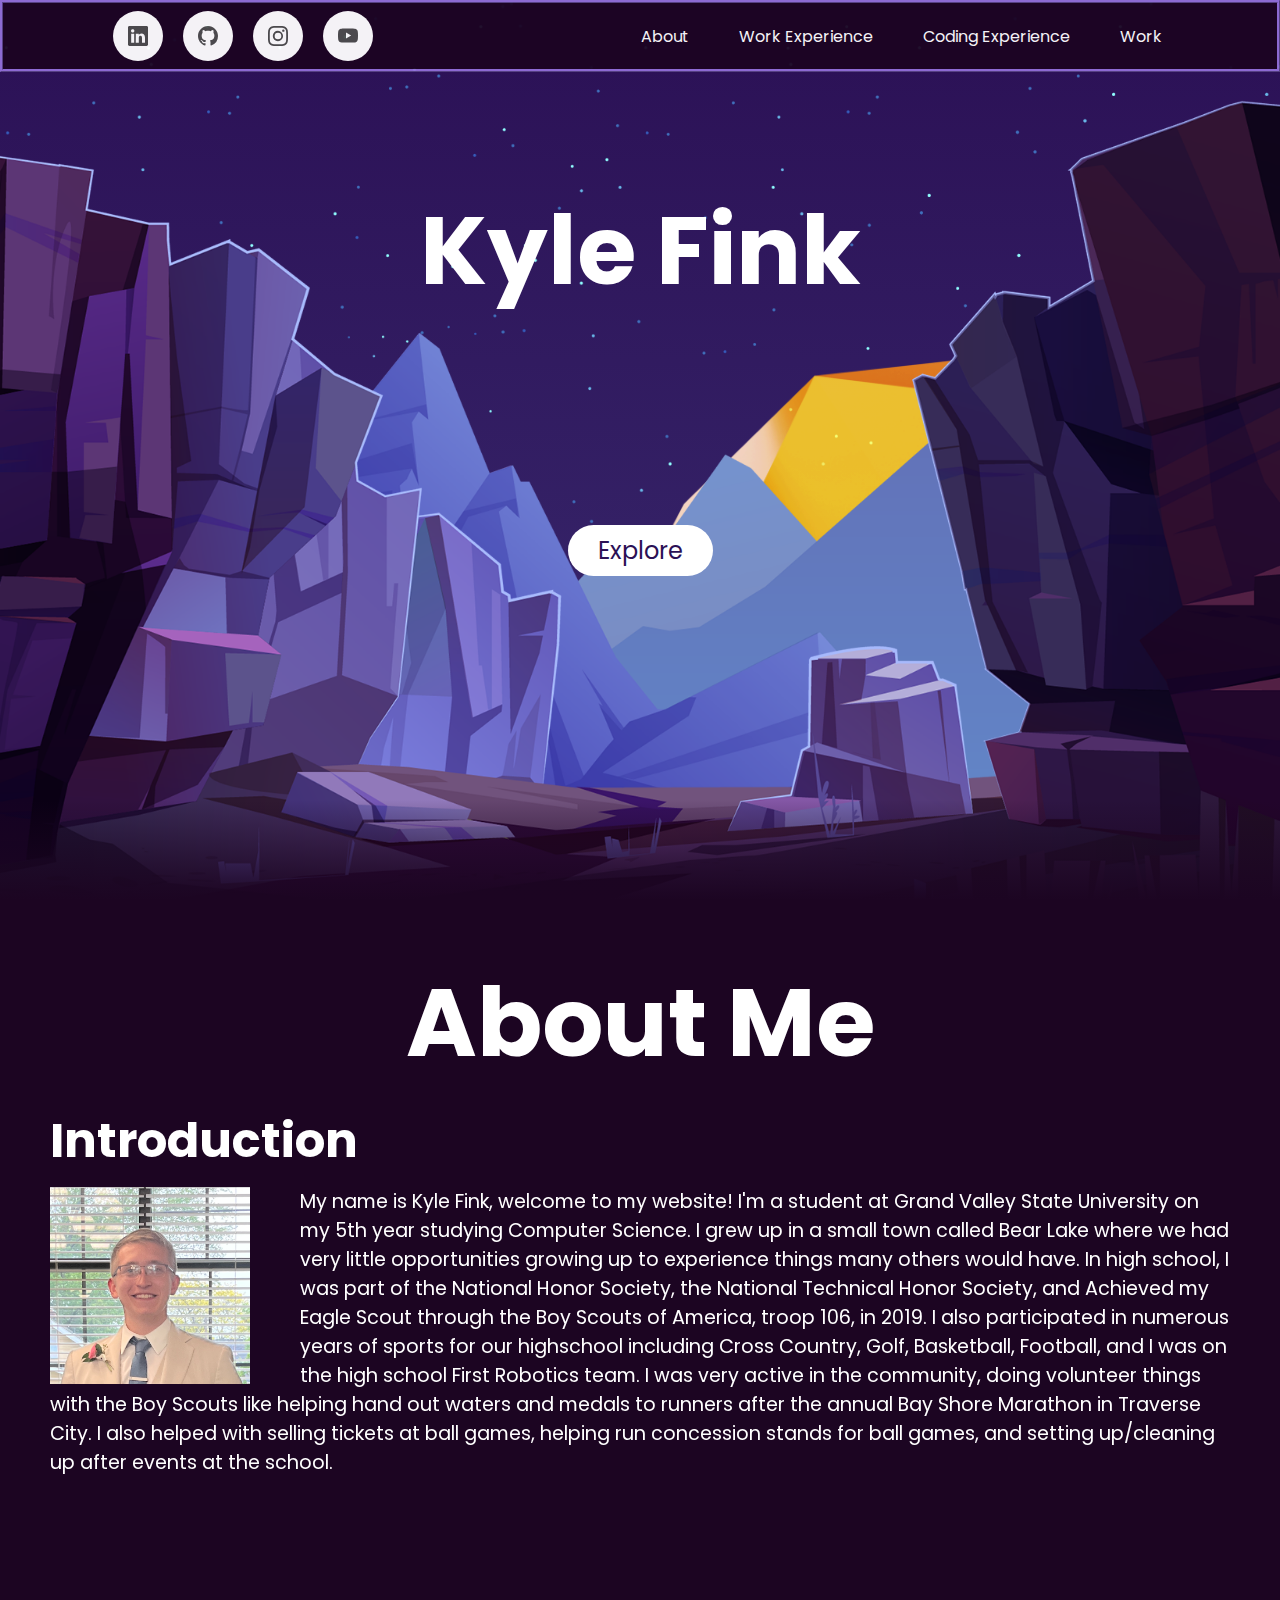
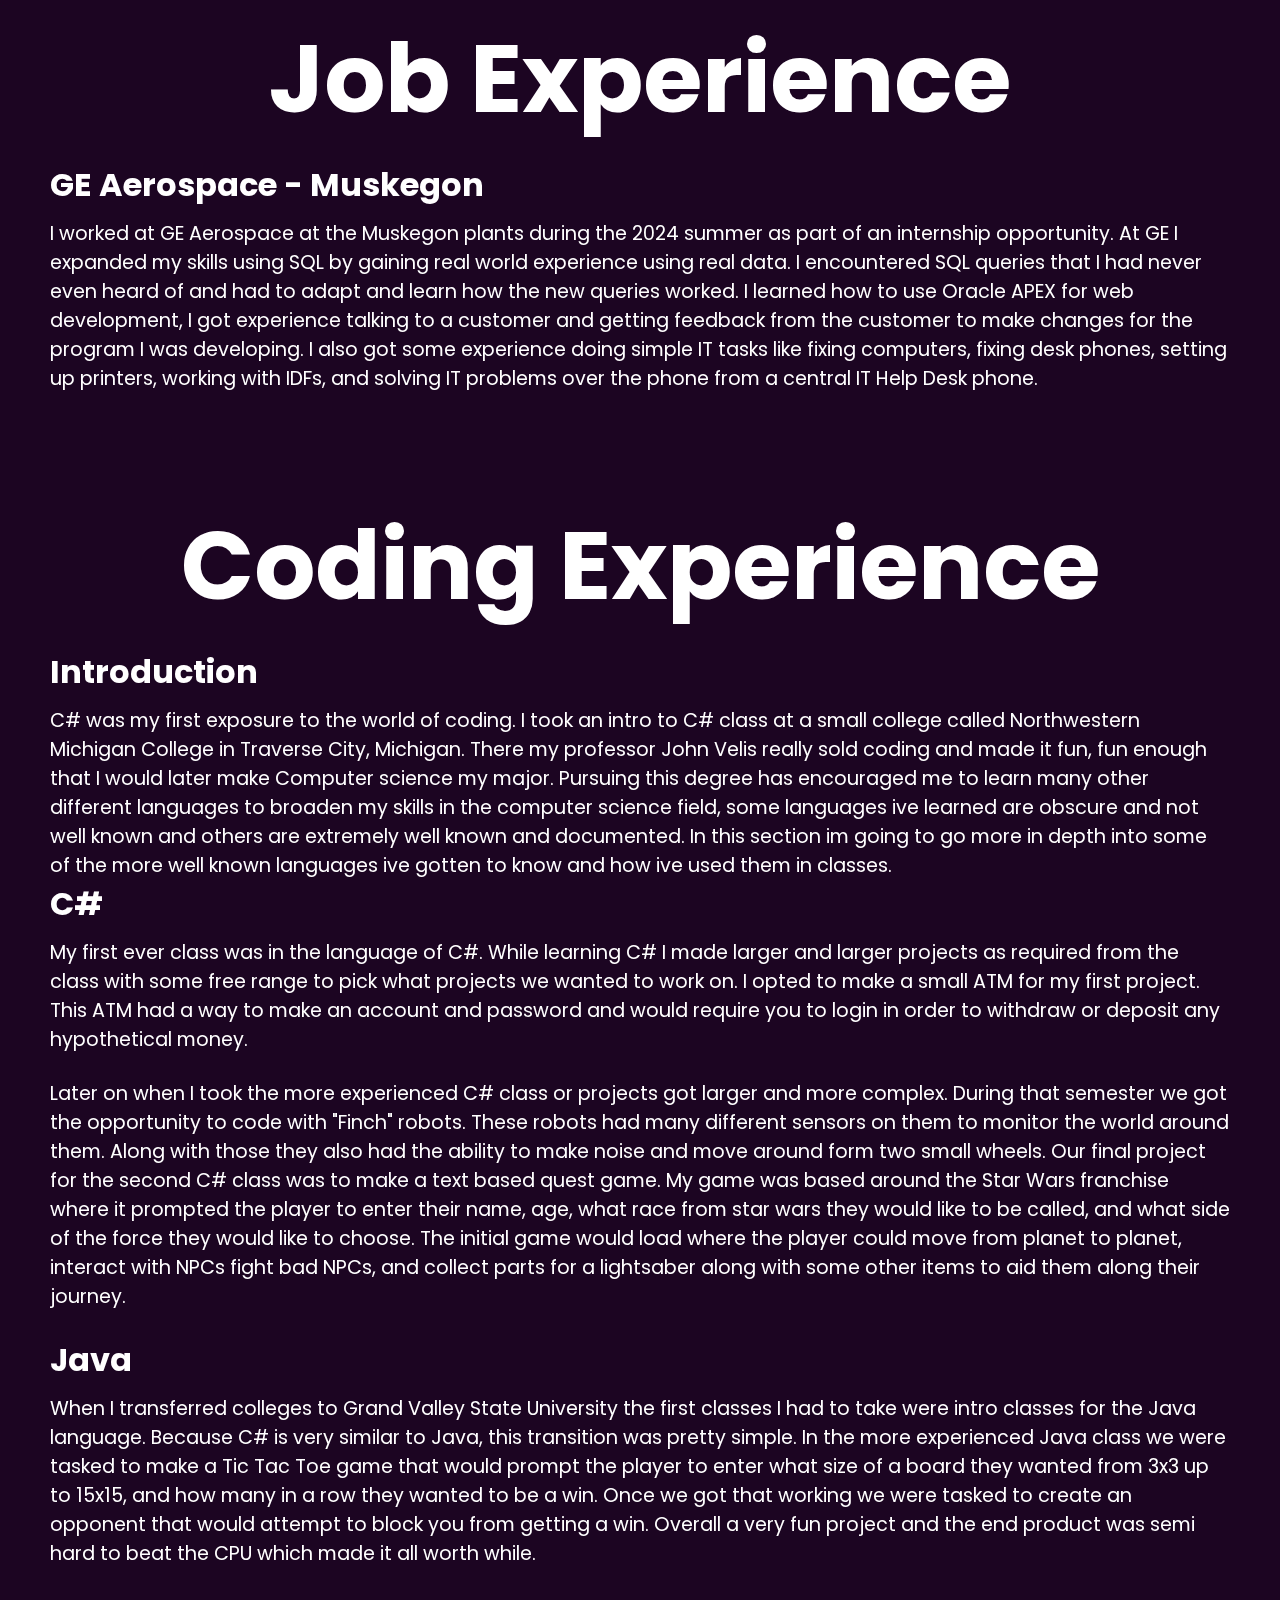
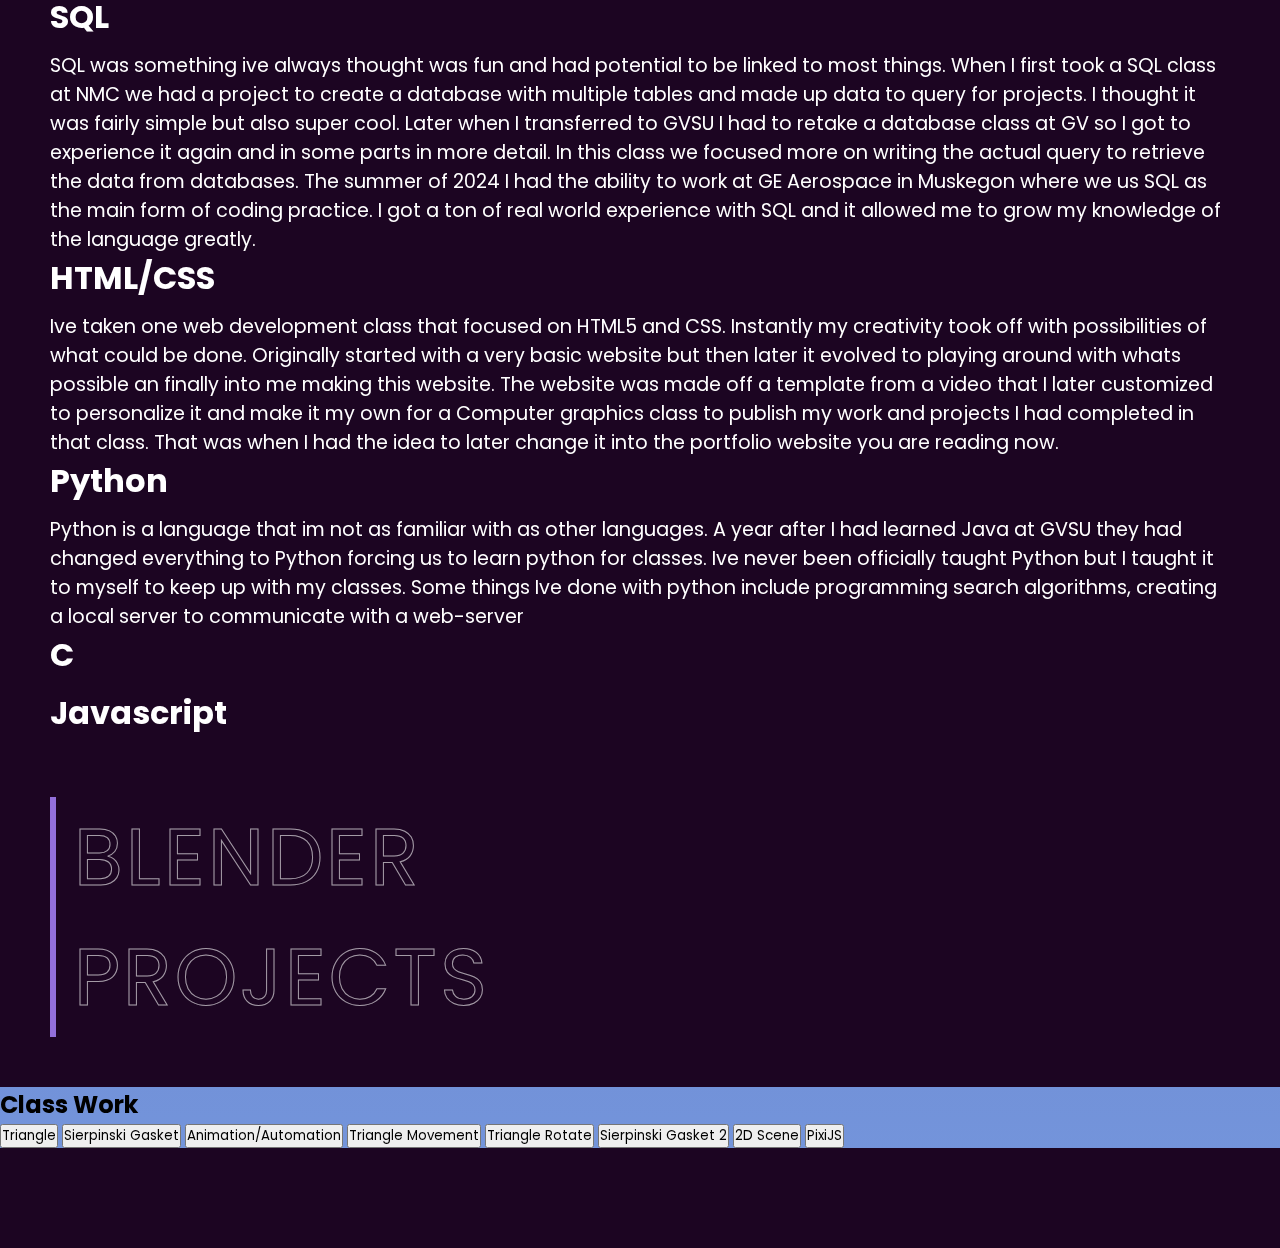
<file: index.html>
<!DOCTYPE html>

<html>
    <head>
        <title>Kyle Fink's Webpage</title>
        <link rel="stylesheet" href="CIS367-WebsiteCSS.css">
        
    </head>
    <body>
        <!-- Adding sections and buttons to header -->
        <header>
            <ul class="example-2">
                <li class="icon-content">
                  <a
                    href="https://www.linkedin.com/in/kyle-j-fink/"
                    aria-label="LinkedIn"
                    data-social="linkedin"
                  >
                    <div class="filled"></div>
                    <svg
                      xmlns="http://www.w3.org/2000/svg"
                      width="16"
                      height="16"
                      fill="currentColor"
                      class="bi bi-linkedin"
                      viewBox="0 0 16 16"
                      xml:space="preserve"
                    >
                      <path
                        d="M0 1.146C0 .513.526 0 1.175 0h13.65C15.474 0 16 .513 16 1.146v13.708c0 .633-.526 1.146-1.175 1.146H1.175C.526 16 0 15.487 0 14.854zm4.943 12.248V6.169H2.542v7.225zm-1.2-8.212c.837 0 1.358-.554 1.358-1.248-.015-.709-.52-1.248-1.342-1.248S2.4 3.226 2.4 3.934c0 .694.521 1.248 1.327 1.248zm4.908 8.212V9.359c0-.216.016-.432.08-.586.173-.431.568-.878 1.232-.878.869 0 1.216.662 1.216 1.634v3.865h2.401V9.25c0-2.22-1.184-3.252-2.764-3.252-1.274 0-1.845.7-2.165 1.193v.025h-.016l.016-.025V6.169h-2.4c.03.678 0 7.225 0 7.225z"
                        fill="currentColor"
                      ></path>
                    </svg>
                  </a>
                  <div class="tooltip">LinkedIn</div>
                </li>
                <li class="icon-content">
                  <a href="https://github.com/BoxMcNugget" aria-label="GitHub" data-social="github">
                    <div class="filled"></div>
                    <svg
                      xmlns="http://www.w3.org/2000/svg"
                      width="16"
                      height="16"
                      fill="currentColor"
                      class="bi bi-github"
                      viewBox="0 0 16 16"
                      xml:space="preserve"
                    >
                      <path
                        d="M8 0C3.58 0 0 3.58 0 8c0 3.54 2.29 6.53 5.47 7.59.4.07.55-.17.55-.38 0-.19-.01-.82-.01-1.49-2.01.37-2.53-.49-2.69-.94-.09-.23-.48-.94-.82-1.13-.28-.15-.68-.52-.01-.53.63-.01 1.08.58 1.23.82.72 1.21 1.87.87 2.33.66.07-.52.28-.87.51-1.07-1.78-.2-3.64-.89-3.64-3.95 0-.87.31-1.59.82-2.15-.08-.2-.36-1.02.08-2.12 0 0 .67-.21 2.2.82.64-.18 1.32-.27 2-.27s1.36.09 2 .27c1.53-1.04 2.2-.82 2.2-.82.44 1.1.16 1.92.08 2.12.51.56.82 1.27.82 2.15 0 3.07-1.87 3.75-3.65 3.95.29.25.54.73.54 1.48 0 1.07-.01 1.93-.01 2.2 0 .21.15.46.55.38A8.01 8.01 0 0 0 16 8c0-4.42-3.58-8-8-8"
                        fill="currentColor"
                      ></path>
                    </svg>
                  </a>
                  <div class="tooltip">GitHub</div>
                </li>
                <li class="icon-content">
                  <a
                    href="https://www.instagram.com/kyle_fink3/"
                    aria-label="Instagram"
                    data-social="instagram"
                  >
                    <div class="filled"></div>
                    <svg
                      xmlns="http://www.w3.org/2000/svg"
                      width="16"
                      height="16"
                      fill="currentColor"
                      class="bi bi-instagram"
                      viewBox="0 0 16 16"
                      xml:space="preserve"
                    >
                      <path
                        d="M8 0C5.829 0 5.556.01 4.703.048 3.85.088 3.269.222 2.76.42a3.9 3.9 0 0 0-1.417.923A3.9 3.9 0 0 0 .42 2.76C.222 3.268.087 3.85.048 4.7.01 5.555 0 5.827 0 8.001c0 2.172.01 2.444.048 3.297.04.852.174 1.433.372 1.942.205.526.478.972.923 1.417.444.445.89.719 1.416.923.51.198 1.09.333 1.942.372C5.555 15.99 5.827 16 8 16s2.444-.01 3.298-.048c.851-.04 1.434-.174 1.943-.372a3.9 3.9 0 0 0 1.416-.923c.445-.445.718-.891.923-1.417.197-.509.332-1.09.372-1.942C15.99 10.445 16 10.173 16 8s-.01-2.445-.048-3.299c-.04-.851-.175-1.433-.372-1.941a3.9 3.9 0 0 0-.923-1.417A3.9 3.9 0 0 0 13.24.42c-.51-.198-1.092-.333-1.943-.372C10.443.01 10.172 0 7.998 0zm-.717 1.442h.718c2.136 0 2.389.007 3.232.046.78.035 1.204.166 1.486.275.373.145.64.319.92.599s.453.546.598.92c.11.281.24.705.275 1.485.039.843.047 1.096.047 3.231s-.008 2.389-.047 3.232c-.035.78-.166 1.203-.275 1.485a2.5 2.5 0 0 1-.599.919c-.28.28-.546.453-.92.598-.28.11-.704.24-1.485.276-.843.038-1.096.047-3.232.047s-2.39-.009-3.233-.047c-.78-.036-1.203-.166-1.485-.276a2.5 2.5 0 0 1-.92-.598 2.5 2.5 0 0 1-.6-.92c-.109-.281-.24-.705-.275-1.485-.038-.843-.046-1.096-.046-3.233s.008-2.388.046-3.231c.036-.78.166-1.204.276-1.486.145-.373.319-.64.599-.92s.546-.453.92-.598c.282-.11.705-.24 1.485-.276.738-.034 1.024-.044 2.515-.045zm4.988 1.328a.96.96 0 1 0 0 1.92.96.96 0 0 0 0-1.92m-4.27 1.122a4.109 4.109 0 1 0 0 8.217 4.109 4.109 0 0 0 0-8.217m0 1.441a2.667 2.667 0 1 1 0 5.334 2.667 2.667 0 0 1 0-5.334"
                        fill="currentColor"
                      ></path>
                    </svg>
                  </a>
                  <div class="tooltip">Instagram</div>
                </li>
                <li class="icon-content">
                  <a href="https://youtube.com/" aria-label="Youtube" data-social="youtube">
                    <div class="filled"></div>
                    <svg
                      xmlns="http://www.w3.org/2000/svg"
                      width="16"
                      height="16"
                      fill="currentColor"
                      class="bi bi-youtube"
                      viewBox="0 0 16 16"
                      xml:space="preserve"
                    >
                      <path
                        d="M8.051 1.999h.089c.822.003 4.987.033 6.11.335a2.01 2.01 0 0 1 1.415 1.42c.101.38.172.883.22 1.402l.01.104.022.26.008.104c.065.914.073 1.77.074 1.957v.075c-.001.194-.01 1.108-.082 2.06l-.008.105-.009.104c-.05.572-.124 1.14-.235 1.558a2.01 2.01 0 0 1-1.415 1.42c-1.16.312-5.569.334-6.18.335h-.142c-.309 0-1.587-.006-2.927-.052l-.17-.006-.087-.004-.171-.007-.171-.007c-1.11-.049-2.167-.128-2.654-.26a2.01 2.01 0 0 1-1.415-1.419c-.111-.417-.185-.986-.235-1.558L.09 9.82l-.008-.104A31 31 0 0 1 0 7.68v-.123c.002-.215.01-.958.064-1.778l.007-.103.003-.052.008-.104.022-.26.01-.104c.048-.519.119-1.023.22-1.402a2.01 2.01 0 0 1 1.415-1.42c.487-.13 1.544-.21 2.654-.26l.17-.007.172-.006.086-.003.171-.007A100 100 0 0 1 7.858 2zM6.4 5.209v4.818l4.157-2.408z"
                        fill="currentColor"
                      ></path>
                    </svg>
                  </a>
                  <div class="tooltip">Youtube</div>
                </li>
              </ul>
            
            <ul>
                <li><a href="#about">About</a></li>
                <li><a href="#WExp"> Work Experience</a></li>
                <li><a href="#CExp">Coding Experience</a></li>
                <li><a href="#work">Work</a></li>
            </ul>
        </header>

        <!-- Importing images for initial impression -->
        <section>
            <img src="Images/stars.png" id="stars">
            <img src="Images/sun.png" id="sun">
            <img src="Images/mountains_behind.png" id="mountains_behind">
            <h2 id="text">Kyle Fink</h2>
            <a href="#about" id="btn">Explore</a>
            <img src="Images/mountains_front.png" id="mountains_front">
        </section>

        <!-- Start of the "about me" section -->
        <div class="sec" id="about">
            <h1>About Me</h1>
            <h2>Introduction</h2>
            
            <p>
                <img width="250px" justify-content="left" display="flex" src="Images/IMG_6705.jpg" id="Portrait">
                
                  
                My name is Kyle Fink, welcome to my website! I'm a student at Grand Valley State University on my 5th year studying Computer Science.
                I grew up in a small town called Bear Lake where we had very little opportunities growing up to experience things many others would have. 
                In high school, I was part of the National Honor Society, the National Technical Honor Society, and Achieved my Eagle Scout through the 
                Boy Scouts of America, troop 106, in 2019. I also participated in numerous years of sports for our highschool including Cross Country, Golf, 
                Basketball, Football, and I was on the high school First Robotics team. I was very active in the community, doing volunteer things with the 
                Boy Scouts like helping hand out waters and medals to runners after the annual Bay Shore Marathon in Traverse City. I also helped with 
                selling tickets at ball games, helping run concession stands for ball games, and setting up/cleaning up after events at the school.
                <br><br>
            </p>
        </div>

        <!-- Start of "Job Experience" section -->
        <div class="sec" id="WExp">
            <h1>Job Experience</h1>
                <h3>GE Aerospace - Muskegon</h3>
                    <p>
                        I worked at GE Aerospace at the Muskegon plants during the 2024 summer as part of an internship opportunity. At GE I expanded my skills using SQL by 
                        gaining real world experience using real data. I encountered SQL queries that I had never even heard of and had to adapt and learn how the new queries 
                        worked. I learned how to use Oracle APEX for web development, I got experience talking to a customer and getting feedback from the customer to make 
                        changes for the program I was developing. I also got some experience doing simple IT tasks like fixing computers, fixing desk phones, setting up printers,
                        working with IDFs, and solving IT problems over the phone from a central IT Help Desk phone.
                    </p>
                    
        </div>

        <!-- Start of "Coding Experience" section -->
        <div class="sec" id="CExp">
            <h1>Coding Experience</h1>
            <h3>Introduction</h3>
                <p>
                    C# was my first exposure to the world of coding. I took an intro to C# class at a small college called Northwestern Michigan College in Traverse City, 
                    Michigan. There my professor John Velis really sold coding and made it fun, fun enough that I would later make Computer science my major. Pursuing 
                    this degree has encouraged me to learn many other different languages to broaden my skills in the computer science field, some languages ive learned are
                    obscure and not well known and others are extremely well known and documented. In this section im going to go more in depth into some of the more well known 
                    languages ive gotten to know and how ive used them in classes.
                </p>
            <h3>C#</h3>
                <p>
                    My first ever class was in the language of C#. While learning C# I made larger and larger projects as required from the class with some free range 
                    to pick what projects we wanted to work on. I opted to make a small ATM for my first project. This ATM had a way to make an account and password 
                    and would require you to login in order to withdraw or deposit any hypothetical money. </p><br>
                <p>
                    Later on when I took the more experienced C# class or projects got larger and more complex. During that semester we got the opportunity to code 
                    with "Finch" robots. These robots had many different sensors on them to monitor the world around them. Along with those they also had the ability 
                    to make noise and move around form two small wheels. Our final project for the second C# class was to make a text based quest game. My game was based 
                    around the Star Wars franchise where it prompted the player to enter their name, age, what race from star wars they would like to be called, and 
                    what side of the force they would like to choose. The initial game would load where the player could move from planet to planet, interact with NPCs
                    fight bad NPCs, and collect parts for a lightsaber along with some other items to aid them along their journey.
                </p><br>
            <h3>Java</h3>
                <p>
                    When I transferred colleges to Grand Valley State University the first classes I had to take were intro classes for the Java language. Because C# is 
                    very similar to Java, this transition was pretty simple. In the more experienced Java class we were tasked to make a Tic Tac Toe game that would 
                    prompt the player to enter what size of a board they wanted from 3x3 up to 15x15, and how many in a row they wanted to be a win. Once we got that 
                    working we were tasked to create an opponent that would attempt to block you from getting a win. Overall a very fun project and the end product was 
                    semi hard to beat the CPU which made it all worth while.
                </p><br>
            <h3>SQL</h3>
                <p>
                    SQL was something ive always thought was fun and had potential to be linked to most things. When I first took a SQL class at NMC we had a project to 
                    create a database with multiple tables and made up data to query for projects. I thought it was fairly simple but also super cool. Later when I 
                    transferred to GVSU I had to retake a database class at GV so I got to experience it again and in some parts in more detail. In this class we focused 
                    more on writing the actual query to retrieve the data from databases. The summer of 2024 I had the ability to work at GE Aerospace in Muskegon where
                    we us SQL as the main form of coding practice. I got a ton of real world experience with SQL and it allowed me to grow my knowledge of the language greatly.
                </p>
            <h3>HTML/CSS</h3>
                <p>
                    Ive taken one web development class that focused on HTML5 and CSS. Instantly my creativity took off with possibilities of what could be done. 
                    Originally started with a very basic website but then later it evolved to playing around with whats possible an finally into me making this website. 
                    The website was made off a template from a video that I later customized to personalize it and make it my own for a Computer graphics class to publish 
                    my work and projects I had completed in that class. That was when I had the idea to later change it into the portfolio website you are reading now.
                </p>
            <h3>Python</h3>
                <p>
                    Python is a language that im not as familiar with as other languages. A year after I had learned Java at GVSU they had changed everything to Python 
                    forcing us to learn python for classes. Ive never been officially taught Python but I taught it to myself to keep up with my classes. Some things Ive 
                    done with python include programming search algorithms, creating a local server to communicate with a web-server
                </p>
            <h3>C</h3>
                <p>

                </p>
            <h3>Javascript</h3>
                <p>

                </p>
            <br><br>
            <a href="CIS367-KyleFink/CIS367-KyleFink/Blender/blender.html"><button class="button" data-text="Awesome">
                <span class="work" id="work">&nbsp;Blender&nbsp;</span>
                <span aria-hidden="true" class="hover-text">&nbsp;Blender&nbsp;</span>
            </button></a><br>
            <a href="CIS367-KyleFink/projects.html"><button class="button" data-text="Awesome">
                <span class="work" id="work">&nbsp;Projects&nbsp;</span>
                <span aria-hidden="true" class="hover-text">&nbsp;Projects&nbsp;</span>
            </button></a>
        
        </div>


        <!-- Links for class work -->
        <div class="#temp" id="#temp">
            <h2>Class Work</h2>
            <a href="CIS367-KyleFink/CIS367-KyleFink/Triangle/demo/Triangle.html"><button type="work_btn">Triangle</button></a>
            <a href="CIS367-KyleFink/CIS367-KyleFink/Gasket/demo/gasket1.html"><button type="work_btn">Sierpinski Gasket</button></a>
            <a href="CIS367-KyleFink/CIS367-KyleFink/Animation/demo/triangle-interact.html"><button type="work_btn">Animation/Automation</button></a>
            <a href="CIS367-KyleFink/CIS367-KyleFink/More-Animation/demo/triangle-anim.html"><button type="work_btn">Triangle Movement</button></a>
	        <a href="CIS367-KyleFink/CIS367-KyleFink/Triangle-Rotate/demo/triangle-rotate.html"><button type="work_btn">Triangle Rotate</button></a>
            <a href="CIS367-KyleFink/CIS367-KyleFink/Sierpinski-Click/demo/sierpinski-click.html"><button type="work_btn">Sierpinski Gasket 2</button></a>
            <a href="CIS367-KyleFink/CIS367-KyleFink/HW3/index.html"><button type="work_btn">2D Scene</button></a>  
            <a href="CIS367-KyleFink/CIS367-KyleFink/PixiJS/PixiJSMovement.html"><button type="work_btn">PixiJS</button></a>

	</div>
    <!-- link to js file -->
    <script src="Website.js"></script>


    
        <footer class="sec" id="sec" height="200px">
          
        </footer>
    </body>
</html>
</file>
<file: CIS367-WebsiteCSS.css>
@import url('https://fonts.googleapis.com/css?family=Poppins:300,400,500,600,700,800,900&display=swap');

*{
    margin: 0;
    padding: 0;
    box-sizing: border-box;
    font-family: 'Poppins', sans-serif;
    scroll-behavior: smooth;
}
body{
    min-height: 100vh;
    overflow-x: hidden;
    background: linear-gradient(#2b1055, #7597de);
}
header{
    position: fixed;
    top: 0;
    left: 0;
    width: 100%;
    height: auto;    
    padding: 8px 100px;
    display: flex;
    justify-content: space-between;
    align-items: center;
    z-index: 10000;
    background-color: #1c0522;
    border:mediumpurple;
    border-style:ridge;
    opacity: 95%;
}
header .logo{
    color: #fff;
    font-weight: 700;
    text-decoration: none;
    font-size: 2em;
    text-transform: uppercase;
    letter-spacing: 2px;
}
header ul{
    display: flex;
    justify-content: center;
    align-items: center;
}
header ul li{
    list-style: none;
    margin-left: 20px;

}
header ul li a{
    text-decoration: none;
    padding: 6px 15px;
    color: #fff;
    border-radius: 20px;
}
header ul li a:hover,
header ul li a:active{
    background: #fff;
    color: #2b1055;
}
section{
    position: relative;
    width: 100%;
    height: 100vh;
    padding: 100px;
    display: flex;
    justify-content: center;
    align-items: center;
    overflow: hidden;
}
section::before{
    content: '';
    position: absolute;
    bottom: 0;
    width: 100%;
    height: 100px;
    background: linear-gradient(to top, #1c0522, transparent);
    z-index: 1000;

}
section img{
    position: absolute;
    top: 0;
    left: 0;
    width: 100%;
    height: 100%;
    object-fit: cover;
    pointer-events: none;
}
section img#sun{
    mix-blend-mode:hard-light;
    justify-content: center;
    align-content: center;
    width: fit-content;
    transform: translateX(500px) translateY(200px);

}
section img#mountains_front{
    z-index: 10;
}
#text{
    position: absolute;
    color: #fff;
    white-space: nowrap;
    font-size: 7.5vw;
    z-index: 9;
    padding-bottom: 400px;
}
#btn{
    text-decoration: none;
    display: inline-block;
    padding: 8px 30px;
    border-radius: 40px;
    background: #fff;
    color: #2b1055;
    font-size: 1.5em;
    z-index: 9;
    transform: translateY(100px);
}
#work_btn{
    text-decoration: none;
    display: inline-block;
    padding: 8px 30px;
    border-radius: 40px;
    background: #fff;
    color: #2b1055;
    font-size: 1.5em;
}
.sec{
    position: relative;
    padding: 50px;
    background: #1c0522;
    contain: content;
}
.sec h1{
    font-size: 6em;
    text-align: center;
    align-items: center;
    align-content: center;
    margin-bottom: 10px;
    color: #fff;
}
.sec h2{
    font-size: 3em;
    margin-bottom: 10px;
    color: #fff;
}
.sec h3{
    font-size: 2em;
    margin-bottom: 10px;
    color: #fff;
}
.sec p{
    font-size: 1.2em;
    color: #fff;
}
.sec p img{
    float: left;
    padding-right: 50px;
}
.work{
    position: relative;
    text-align: center;
    display: grid;
    background: #1c0522;
}
.work a{
    position: relative;
    background: #1c0522;
    display: flex;
    justify-content: center;
    align-items: center;
}
.work h2{
    font-size: 3.5em;
    margin-bottom: 10px;
    color: #fff;
}
.work button{
    width: 25%;
    border: 2px solid black;
    border-radius: 20px;
    background-color: #7597de;
    padding: 14px;
    font-size: 16px;
    cursor: pointer;
    text-align: center;
    transition: all .2s ease-in-out;
}
.work button:hover{
    transform: scale(1.1);
}







/* === removing default button style ===*/
.button {
    margin: 0;
    height: auto;
    background: transparent;
    padding: 0;
    border: none;
    cursor: pointer;
  }
  
  /* button styling */
  .button {
    --border-right: 6px;
    --text-stroke-color: rgba(255,255,255,0.6);
    --animation-color: mediumpurple;
    --fs-size: 5em;
    letter-spacing: 3px;
    text-decoration: none;
    font-size: var(--fs-size);
    font-family: "Arial";
    position: relative;
    text-transform: uppercase;
    color: transparent;
    -webkit-text-stroke: 1px var(--text-stroke-color);
  }

  /* this is the text, when you hover on button */
  .hover-text {
    position: absolute;
    box-sizing: border-box;
    content: attr(data-text);
    color: var(--animation-color);
    width: 0%;
    inset: 0;
    border-right: var(--border-right) solid var(--animation-color);
    overflow: hidden;
    transition: 0.5s;
    -webkit-text-stroke: 1px var(--animation-color);
  }

  /* hover */
  .button:hover .hover-text {
    width: 100%;
    filter: drop-shadow(0 0 23px var(--animation-color))
  }














/*CSS for the Linkedin github and other buttons on bottom*/

ul {
    list-style: none;
  }
  
  .example-2 {
    display: flex;
    justify-content: center;
    align-items: center;
  }
  .example-2 .icon-content {
    margin: 0 10px;
    position: relative;
  }
  .example-2 .icon-content .tooltip {
    position: absolute;
    top: -30px;
    left: 50%;
    transform: translateX(-50%);
    color: #fff;
    padding: 6px 10px;
    border-radius: 5px;
    opacity: 0;
    visibility: hidden;
    font-size: 14px;
    transition: all 0.3s ease;
  }
  .example-2 .icon-content:hover .tooltip {
    opacity: 1;
    visibility: visible;
    top: +60px;
  }
  .example-2 .icon-content a {
    position: relative;
    overflow: hidden;
    display: flex;
    justify-content: center;
    align-items: center;
    width: 50px;
    height: 50px;
    border-radius: 50%;
    color: #4d4d4d;
    background-color: #fff;
    transition: all 0.3s ease-in-out;
  }
  .example-2 .icon-content a:hover {
    box-shadow: 3px 2px 45px 0px rgb(0 0 0 / 12%);
  }
  .example-2 .icon-content a svg {
    position: relative;
    z-index: 1;
    width: 30px;
    height: 30px;
  }
  .example-2 .icon-content a:hover {
    color: white;
  }
  .example-2 .icon-content a .filled {
    position: absolute;
    top: auto;
    bottom: 0;
    left: 0;
    width: 100%;
    height: 0;
    background-color: #000;
    transition: all 0.3s ease-in-out;
  }
  .example-2 .icon-content a:hover .filled {
    height: 100%;
  }
  
  .example-2 .icon-content a[data-social="linkedin"] .filled,
  .example-2 .icon-content a[data-social="linkedin"] ~ .tooltip {
    background-color: #0274b3;
  }
  
  .example-2 .icon-content a[data-social="github"] .filled,
  .example-2 .icon-content a[data-social="github"] ~ .tooltip {
    background-color: #24262a;
  }
  .example-2 .icon-content a[data-social="instagram"] .filled,
  .example-2 .icon-content a[data-social="instagram"] ~ .tooltip {
    background: linear-gradient(
      45deg,
      #405de6,
      #5b51db,
      #b33ab4,
      #c135b4,
      #e1306c,
      #fd1f1f
    );
  }
  .example-2 .icon-content a[data-social="youtube"] .filled,
  .example-2 .icon-content a[data-social="youtube"] ~ .tooltip {
    background-color: #ff0000;
  }
</file>
